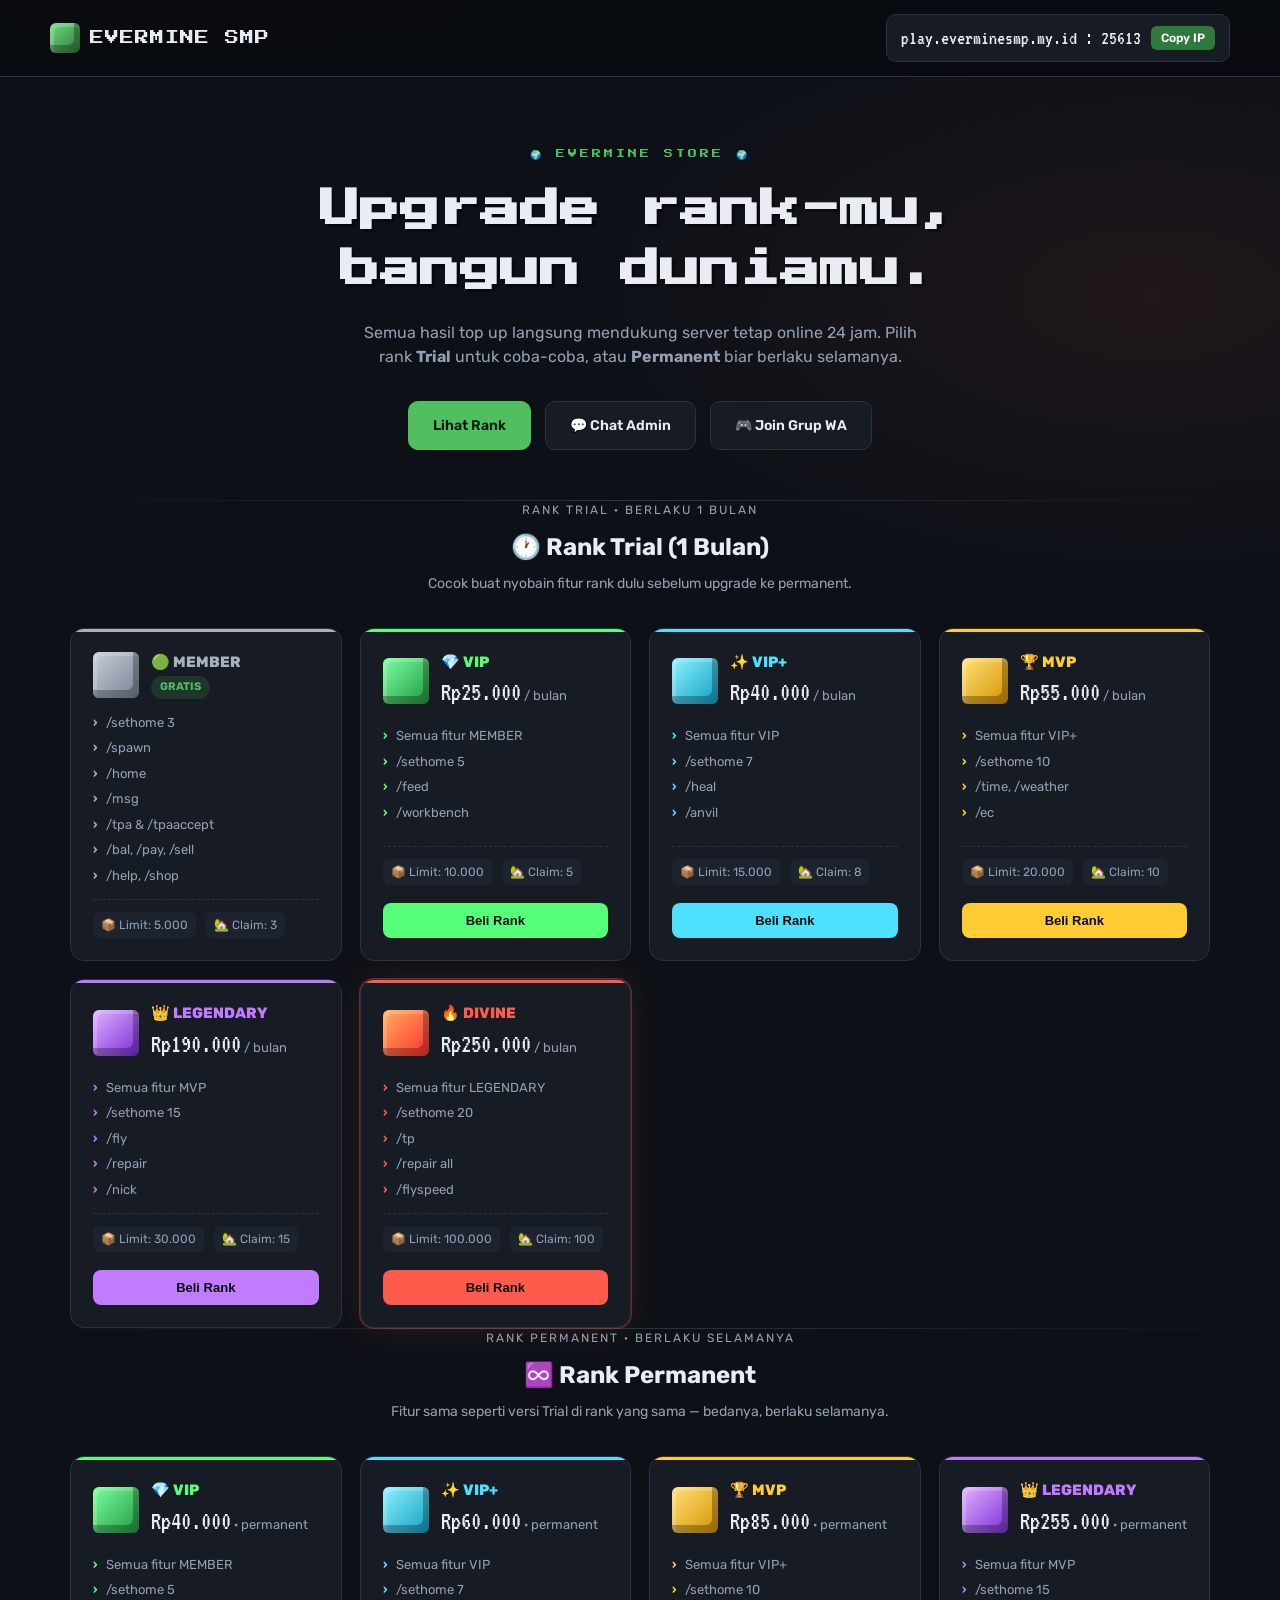
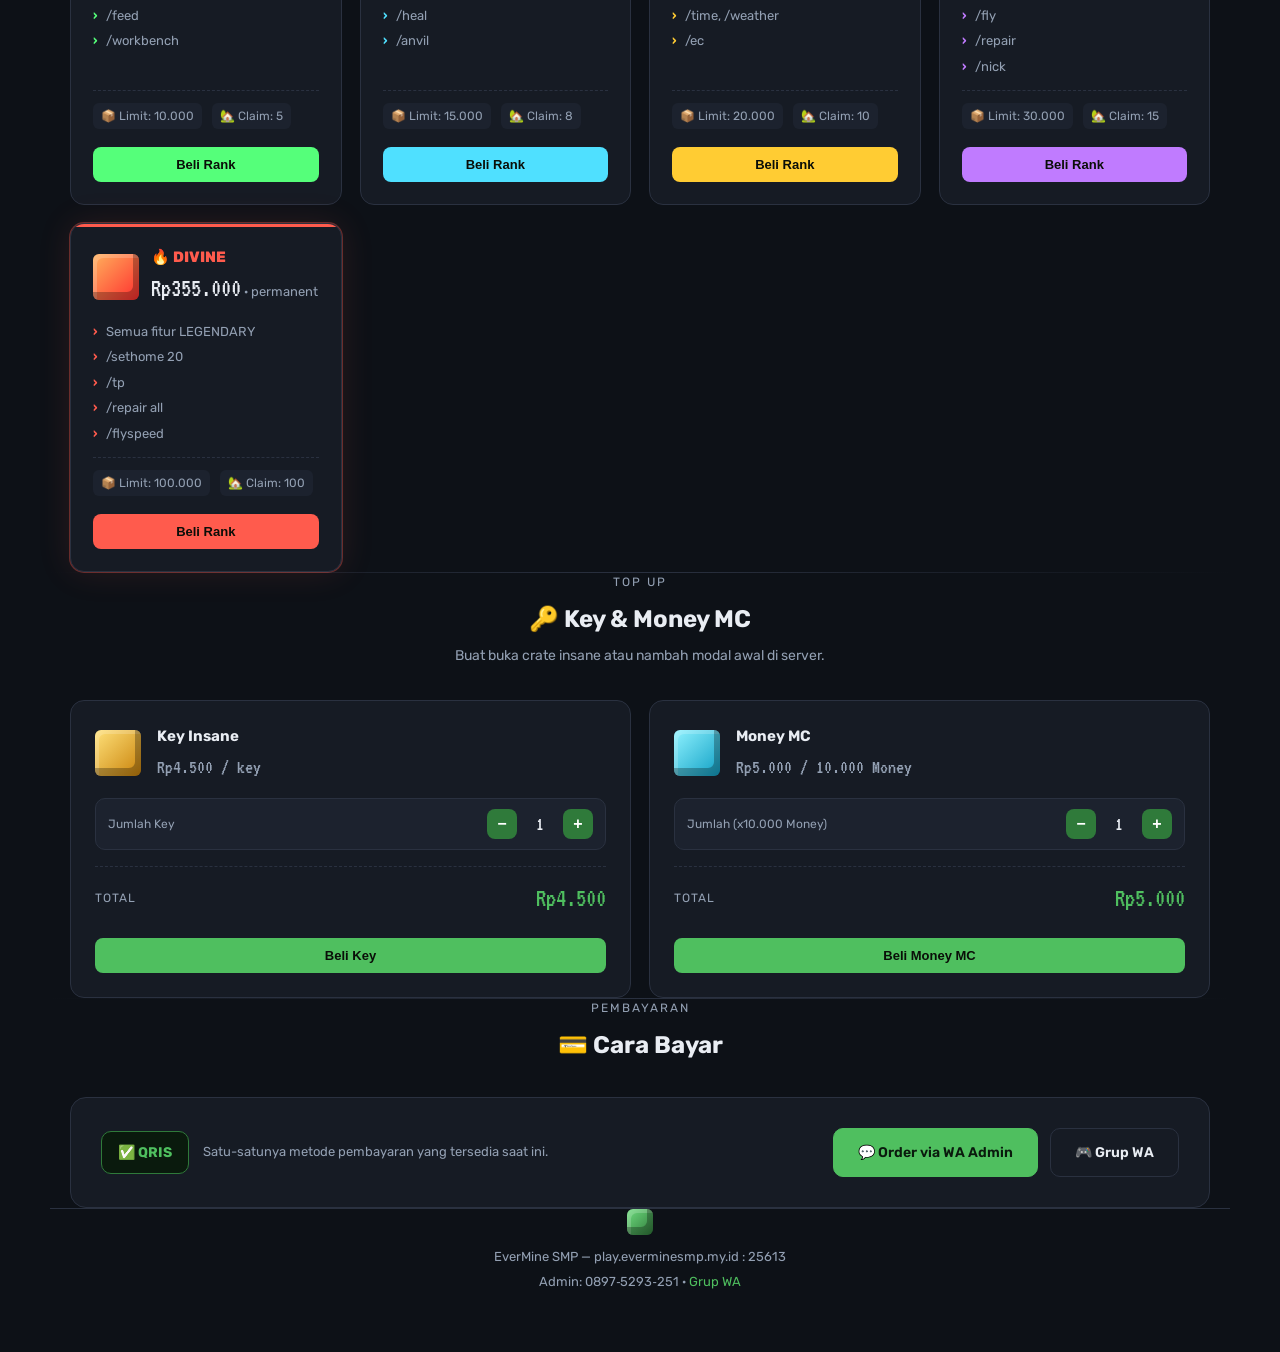
<file: index.html>
<!DOCTYPE html>
<html lang="id">
<head>
<meta charset="UTF-8">
<meta name="viewport" content="width=device-width, initial-scale=1.0">
<title>EverMine SMP — Store</title>
<link rel="preconnect" href="https://fonts.googleapis.com">
<link rel="preconnect" href="https://fonts.gstatic.com" crossorigin>
<link href="https://fonts.googleapis.com/css2?family=Press+Start+2P&family=VT323&family=Rubik:wght@400;500;600;700;800&display=swap" rel="stylesheet">
<style>
  :root{
    --bg: #0d1117;
    --panel: #161b24;
    --panel-2: #1c222e;
    --line: #2a3140;
    --text: #e9edf3;
    --text-dim: #93a0b3;
    --grass: #4fbf5f;
    --grass-dark: #2f7a3a;

    --c-member: #a8b0bd;
    --c-vip: #55ff7a;
    --c-vipplus: #4fe0ff;
    --c-mvp: #ffcc33;
    --c-legend: #c07bff;
    --c-divine: #ff5b4d;
  }

  *{ box-sizing:border-box; margin:0; padding:0; }
  html{ scroll-behavior:smooth; }

  body{
    background:
      radial-gradient(1200px 600px at 15% -10%, rgba(79,191,95,0.10), transparent 60%),
      radial-gradient(1000px 500px at 90% 10%, rgba(255,91,77,0.08), transparent 55%),
      var(--bg);
    color:var(--text);
    font-family:'Rubik', sans-serif;
    line-height:1.5;
    padding-bottom:60px;
  }

  .pixel{ font-family:'Press Start 2P', monospace; }
  .mono{ font-family:'VT323', monospace; }
  a{ color:inherit; text-decoration:none; }
  .wrap{ max-width:1180px; margin:0 auto; padding:0 20px; }

  .voxel{
    width:46px; height:46px; border-radius:6px; flex-shrink:0;
    box-shadow: inset -6px -8px 0 rgba(0,0,0,0.28), inset 4px 4px 0 rgba(255,255,255,0.18);
  }

  .topbar{
    border-bottom:1px solid var(--line);
    background:rgba(9,11,16,0.85);
    backdrop-filter:blur(6px);
    position:sticky; top:0; z-index:50;
  }
  .topbar-inner{
    display:flex; align-items:center; justify-content:space-between;
    padding:14px 0; gap:12px; flex-wrap:wrap;
  }
  .brand{ display:flex; align-items:center; gap:10px; }
  .brand .voxel{ width:30px; height:30px; background:linear-gradient(135deg,#6fdc7f,var(--grass-dark)); }
  .brand-name{ font-size:14px; letter-spacing:1px; }
  .ip-pill{
    display:flex; align-items:center; gap:10px;
    background:var(--panel); border:1px solid var(--line);
    border-radius:10px; padding:8px 14px;
    font-family:'VT323', monospace; font-size:20px;
  }
  .ip-pill button{
    background:var(--grass-dark); color:#fff; border:none; border-radius:6px;
    padding:5px 10px; font-family:'Rubik'; font-size:12px; font-weight:600;
    cursor:pointer;
  }
  .ip-pill button:hover{ background:var(--grass); }

  .hero{ padding:70px 0 50px; text-align:center; }
  .hero .eyebrow{ color:var(--grass); font-size:11px; letter-spacing:3px; margin-bottom:18px; }
  .hero h1{ font-size:clamp(22px, 5vw, 40px); line-height:1.5; text-shadow: 3px 3px 0 rgba(0,0,0,0.4); }
  .hero p{ max-width:560px; margin:22px auto 0; color:var(--text-dim); font-size:16px; }
  .hero-actions{ margin-top:32px; display:flex; gap:14px; justify-content:center; flex-wrap:wrap; }

  .btn{
    padding:13px 24px; border-radius:10px; font-weight:600; font-size:14px;
    border:1px solid var(--line); cursor:pointer; transition:transform .15s ease, background .15s ease;
    display:inline-flex; align-items:center; gap:8px;
  }
  .btn:hover{ transform:translateY(-2px); }
  .btn-primary{ background:var(--grass); color:#0a1a0d; border-color:var(--grass); }
  .btn-primary:hover{ background:#6fdc7f; }
  .btn-ghost{ background:var(--panel); color:var(--text); }
  .btn-ghost:hover{ background:var(--panel-2); }

  section{ padding:56px 0; }
  .section-head{ text-align:center; margin-bottom:34px; }
  .section-head .tag{ color:var(--text-dim); font-size:12px; letter-spacing:2px; }
  .section-head h2{ font-size:clamp(18px,3vw,24px); margin-top:10px; }
  .section-head p{ color:var(--text-dim); margin-top:8px; font-size:14px; }

  .divider{
    height:1px; background:linear-gradient(90deg, transparent, var(--line), transparent);
    max-width:1180px; margin:0 auto;
  }

  .rank-grid{ display:grid; grid-template-columns:repeat(auto-fit, minmax(230px,1fr)); gap:18px; }
  .rank-card{
    background:var(--panel); border:1px solid var(--line); border-radius:14px;
    padding:22px; position:relative; overflow:hidden;
    display:flex; flex-direction:column; gap:14px;
  }
  .rank-card::before{
    content:""; position:absolute; top:0; left:0; right:0; height:3px;
    background:var(--rc, var(--grass));
  }
  .rank-card .rc-head{ display:flex; align-items:center; gap:12px; }
  .rank-card .rc-name{ font-size:15px; font-weight:800; color:var(--rc, var(--text)); }
  .rank-card .rc-price{ font-family:'VT323', monospace; font-size:26px; color:var(--text); }
  .rank-card .rc-price small{ font-size:13px; color:var(--text-dim); font-family:'Rubik'; }
  .rank-card ul{ list-style:none; display:flex; flex-direction:column; gap:6px; }
  .rank-card ul li{ font-size:13px; color:var(--text-dim); display:flex; gap:8px; align-items:flex-start; }
  .rank-card ul li::before{ content:"›"; color:var(--rc, var(--grass)); font-weight:700; }
  .rank-card .rc-stats{
    display:flex; gap:10px; margin-top:auto; padding-top:12px; border-top:1px dashed var(--line);
    font-size:12px; color:var(--text-dim); flex-wrap:wrap;
  }
  .rank-card .rc-stats span{ background:var(--panel-2); padding:4px 8px; border-radius:6px; }

  .rc-member{ --rc:var(--c-member); } .rc-member .voxel{ background:linear-gradient(135deg,#c7cedb,#7a8393); }
  .rc-vip{ --rc:var(--c-vip); } .rc-vip .voxel{ background:linear-gradient(135deg,#7cffa0,#1f9a3e); }
  .rc-vipplus{ --rc:var(--c-vipplus); } .rc-vipplus .voxel{ background:linear-gradient(135deg,#8ff2ff,#0f9fc4); }
  .rc-mvp{ --rc:var(--c-mvp); } .rc-mvp .voxel{ background:linear-gradient(135deg,#ffe17a,#d69200); }
  .rc-legend{ --rc:var(--c-legend); } .rc-legend .voxel{ background:linear-gradient(135deg,#e2b3ff,#7a2bd6); }
  .rc-divine{ --rc:var(--c-divine); }
  .rc-divine .voxel{ background:linear-gradient(135deg,#ffb15c,#ff2e2e); }
  .rc-divine{ box-shadow:0 0 0 1px rgba(255,91,77,0.35), 0 0 34px rgba(255,91,77,0.12); }

  .badge-free{
    display:inline-block; background:rgba(79,191,95,0.15); color:var(--grass);
    font-size:11px; font-weight:700; padding:3px 9px; border-radius:20px; width:fit-content;
  }

  .topup-grid{ display:grid; grid-template-columns:repeat(auto-fit,minmax(260px,1fr)); gap:18px; }
  .topup-card{
    background:var(--panel); border:1px solid var(--line); border-radius:14px;
    padding:24px; display:flex; flex-direction:column; gap:16px;
  }
  .topup-card .th{ display:flex; align-items:center; gap:16px; }
  .topup-card .voxel{ background:linear-gradient(135deg,#ffe17a,#c9820a); }
  .topup-card.money .voxel{ background:linear-gradient(135deg,#8ff2ff,#0f9fc4); }
  .topup-card h3{ font-size:15px; margin-bottom:4px; }
  .topup-card .unit-price{ font-family:'VT323',monospace; font-size:20px; color:var(--text-dim); }

  .stepper-row{
    display:flex; align-items:center; justify-content:space-between; gap:12px;
    background:var(--panel-2); border:1px solid var(--line); border-radius:10px; padding:10px 12px;
  }
  .stepper{ display:flex; align-items:center; gap:10px; }
  .stepper button{
    width:30px; height:30px; border-radius:8px; border:none; cursor:pointer;
    background:var(--grass-dark); color:#fff; font-size:16px; font-weight:700; line-height:1;
  }
  .stepper button:hover{ background:var(--grass); }
  .stepper .qty-val{ font-family:'VT323',monospace; font-size:20px; min-width:26px; text-align:center; }
  .stepper-row .step-label{ font-size:12px; color:var(--text-dim); }

  .checkout-total{
    display:flex; align-items:center; justify-content:space-between;
    padding-top:12px; border-top:1px dashed var(--line);
  }
  .checkout-total .label{ font-size:12px; color:var(--text-dim); letter-spacing:1px; }
  .checkout-total .amount{ font-family:'VT323',monospace; font-size:26px; color:var(--grass); }

  .pay-box{
    background:var(--panel); border:1px solid var(--line); border-radius:16px;
    padding:30px; display:flex; align-items:center; justify-content:space-between; gap:20px; flex-wrap:wrap;
  }
  .pay-box .method{ display:flex; align-items:center; gap:14px; }
  .qris-chip{
    background:#0a1a0d; color:var(--grass); border:1px solid var(--grass-dark);
    padding:10px 16px; border-radius:10px; font-weight:700; font-size:14px;
  }
  .contact-row{ display:flex; gap:12px; flex-wrap:wrap; }

  .donation-wrap{ display:grid; grid-template-columns: 1fr 1.4fr; gap:20px; }
  @media (max-width:760px){ .donation-wrap{ grid-template-columns:1fr; } }

  .total-card{
    background:linear-gradient(160deg, var(--panel), var(--panel-2));
    border:1px solid var(--line); border-radius:16px; padding:30px;
    display:flex; flex-direction:column; justify-content:center; align-items:flex-start; gap:6px;
  }
  .total-card .label{ font-size:12px; letter-spacing:2px; color:var(--text-dim); }
  .total-card .amount{ font-family:'VT323', monospace; font-size:44px; color:var(--grass); }
  .total-card .sub{ font-size:13px; color:var(--text-dim); }

  .leaderboard{ background:var(--panel); border:1px solid var(--line); border-radius:16px; padding:10px 6px; }
  .lb-row{ display:flex; align-items:center; gap:14px; padding:12px 16px; border-radius:10px; }
  .lb-row:not(:last-child){ border-bottom:1px solid var(--line); }
  .lb-rank{
    width:28px; height:28px; border-radius:8px; display:flex; align-items:center; justify-content:center;
    font-family:'VT323',monospace; font-size:16px; background:var(--panel-2); color:var(--text-dim); flex-shrink:0;
  }
  .lb-row.gold .lb-rank{ background:#3a2f10; color:#ffd257; }
  .lb-row.silver .lb-rank{ background:#2b2f36; color:#d5dbe3; }
  .lb-row.bronze .lb-rank{ background:#3a2416; color:#e0a06f; }
  .lb-name{ flex:1; font-weight:600; font-size:14px; }
  .lb-amount{ font-family:'VT323',monospace; font-size:19px; color:var(--grass); }

  footer{
    margin-top:40px; padding-top:40px; border-top:1px solid var(--line);
    text-align:center; color:var(--text-dim); font-size:13px;
  }
  footer .voxel{ width:26px; height:26px; margin:0 auto 12px; background:linear-gradient(135deg,#6fdc7f,var(--grass-dark)); }

  @media (max-width:600px){
    .pay-box{ flex-direction:column; align-items:flex-start; }
  }

  /* ---------- Buy button ---------- */
  .buy-btn{
    margin-top:4px; width:100%; text-align:center; padding:10px; border-radius:8px;
    background:var(--rc, var(--grass)); color:#0a0e08; font-weight:700; font-size:13px;
    border:none; cursor:pointer;
  }
  .buy-btn:hover{ filter:brightness(1.08); }

  /* ---------- QRIS Modal ---------- */
  .modal-overlay{
    position:fixed; inset:0; background:rgba(5,7,10,0.78);
    backdrop-filter:blur(3px);
    display:none; align-items:center; justify-content:center;
    z-index:200; padding:20px;
  }
  .modal-overlay.show{ display:flex; }
  .modal-box{
    background:var(--panel); border:1px solid var(--line); border-radius:18px;
    max-width:380px; width:100%; padding:22px; position:relative;
    max-height:92vh; overflow-y:auto;
    animation: modalPop .18s ease;
  }
  @keyframes modalPop{
    from{ opacity:0; transform:scale(.96) translateY(6px); }
    to{ opacity:1; transform:scale(1) translateY(0); }
  }
  .modal-close{
    position:absolute; top:14px; right:14px; width:30px; height:30px; border-radius:8px;
    background:var(--panel-2); border:1px solid var(--line); color:var(--text);
    font-size:16px; cursor:pointer; line-height:1;
  }
  .modal-close:hover{ background:var(--line); }
  .modal-head{ text-align:center; margin-bottom:14px; }
  .modal-head .tag{ color:var(--grass); font-size:11px; letter-spacing:2px; font-weight:700; }
  .modal-head h3{ font-size:16px; margin-top:6px; }
  .modal-order{
    background:var(--panel-2); border:1px solid var(--line); border-radius:10px;
    padding:12px 14px; margin-bottom:16px; display:flex; flex-direction:column; gap:4px;
  }
  .modal-order .row{ display:flex; justify-content:space-between; font-size:13px; color:var(--text-dim); }
  .modal-order .row b{ color:var(--text); font-weight:600; text-align:right; margin-left:10px; }
  .modal-order .row.total b{ color:var(--grass); font-family:'VT323',monospace; font-size:20px; }
  .modal-qris-img{
    display:block; width:100%; border-radius:12px; border:1px solid var(--line);
    margin-bottom:14px; background:#fff;
  }
  .modal-note{
    font-size:12px; color:var(--text-dim); text-align:center; margin-bottom:16px; line-height:1.5;
  }
  .modal-note b{ color:var(--text); }
  .modal-actions{ display:flex; flex-direction:column; gap:10px; }
</style>
</head>
<body>

<div class="topbar">
  <div class="wrap topbar-inner">
    <div class="brand">
      <div class="voxel"></div>
      <span class="brand-name pixel">EVERMINE SMP</span>
    </div>
    <div class="ip-pill">
      <span>play.everminesmp.my.id : 25613</span>
      <button onclick="copyIP()">Copy IP</button>
    </div>
  </div>
</div>

<header class="hero wrap">
  <div class="eyebrow pixel" style="font-size:9px;">🌍 EVERMINE STORE 🌍</div>
  <h1 class="pixel">Upgrade rank-mu,<br>bangun duniamu.</h1>
  <p>Semua hasil top up langsung mendukung server tetap online 24 jam. Pilih rank <b>Trial</b> untuk coba-coba, atau <b>Permanent</b> biar berlaku selamanya.</p>
  <div class="hero-actions">
    <a class="btn btn-primary" href="#rank-trial">Lihat Rank</a>
    <a class="btn btn-ghost" href="https://wa.me/628975293251" target="_blank" rel="noopener">💬 Chat Admin</a>
    <a class="btn btn-ghost" href="https://chat.whatsapp.com/F5MypSimVr00PClrlpbGS3" target="_blank" rel="noopener">🎮 Join Grup WA</a>
  </div>
</header>

<div class="divider"></div>

<!-- ===================== RANK TRIAL ===================== -->
<section id="rank-trial" class="wrap">
  <div class="section-head">
    <div class="tag">RANK TRIAL · BERLAKU 1 BULAN</div>
    <h2>🕐 Rank Trial (1 Bulan)</h2>
    <p>Cocok buat nyobain fitur rank dulu sebelum upgrade ke permanent.</p>
  </div>

  <div class="rank-grid">

    <div class="rank-card rc-member">
      <div class="rc-head"><div class="voxel"></div>
        <div>
          <div class="rc-name">🟢 MEMBER</div>
          <span class="badge-free">GRATIS</span>
        </div>
      </div>
      <ul>
        <li>/sethome 3</li><li>/spawn</li><li>/home</li><li>/msg</li>
        <li>/tpa &amp; /tpaaccept</li><li>/bal, /pay, /sell</li><li>/help, /shop</li>
      </ul>
      <div class="rc-stats"><span>📦 Limit: 5.000</span><span>🏡 Claim: 3</span></div>
    </div>

    <div class="rank-card rc-vip">
      <div class="rc-head"><div class="voxel"></div>
        <div><div class="rc-name">💎 VIP</div>
        <div class="rc-price mono">Rp25.000<small> / bulan</small></div></div>
      </div>
      <ul><li>Semua fitur MEMBER</li><li>/sethome 5</li><li>/feed</li><li>/workbench</li></ul>
      <div class="rc-stats"><span>📦 Limit: 10.000</span><span>🏡 Claim: 5</span></div>
      <button class="buy-btn" onclick="openBuy('VIP (Trial 1 Bulan)', 25000)">Beli Rank</button>
    </div>

    <div class="rank-card rc-vipplus">
      <div class="rc-head"><div class="voxel"></div>
        <div><div class="rc-name">✨ VIP+</div>
        <div class="rc-price mono">Rp40.000<small> / bulan</small></div></div>
      </div>
      <ul><li>Semua fitur VIP</li><li>/sethome 7</li><li>/heal</li><li>/anvil</li></ul>
      <div class="rc-stats"><span>📦 Limit: 15.000</span><span>🏡 Claim: 8</span></div>
      <button class="buy-btn" onclick="openBuy('VIP+ (Trial 1 Bulan)', 40000)">Beli Rank</button>
    </div>

    <div class="rank-card rc-mvp">
      <div class="rc-head"><div class="voxel"></div>
        <div><div class="rc-name">🏆 MVP</div>
        <div class="rc-price mono">Rp55.000<small> / bulan</small></div></div>
      </div>
      <ul><li>Semua fitur VIP+</li><li>/sethome 10</li><li>/time, /weather</li><li>/ec</li></ul>
      <div class="rc-stats"><span>📦 Limit: 20.000</span><span>🏡 Claim: 10</span></div>
      <button class="buy-btn" onclick="openBuy('MVP (Trial 1 Bulan)', 55000)">Beli Rank</button>
    </div>

    <div class="rank-card rc-legend">
      <div class="rc-head"><div class="voxel"></div>
        <div><div class="rc-name">👑 LEGENDARY</div>
        <div class="rc-price mono">Rp190.000<small> / bulan</small></div></div>
      </div>
      <ul><li>Semua fitur MVP</li><li>/sethome 15</li><li>/fly</li><li>/repair</li><li>/nick</li></ul>
      <div class="rc-stats"><span>📦 Limit: 30.000</span><span>🏡 Claim: 15</span></div>
      <button class="buy-btn" onclick="openBuy('LEGENDARY (Trial 1 Bulan)', 190000)">Beli Rank</button>
    </div>

    <div class="rank-card rc-divine">
      <div class="rc-head"><div class="voxel"></div>
        <div><div class="rc-name">🔥 DIVINE</div>
        <div class="rc-price mono">Rp250.000<small> / bulan</small></div></div>
      </div>
      <ul><li>Semua fitur LEGENDARY</li><li>/sethome 20</li><li>/tp</li><li>/repair all</li><li>/flyspeed</li></ul>
      <div class="rc-stats"><span>📦 Limit: 100.000</span><span>🏡 Claim: 100</span></div>
      <button class="buy-btn" onclick="openBuy('DIVINE (Trial 1 Bulan)', 250000)">Beli Rank</button>
    </div>

  </div>
</section>

<div class="divider"></div>

<!-- ===================== RANK PERMANENT ===================== -->
<section id="rank-permanent" class="wrap">
  <div class="section-head">
    <div class="tag">RANK PERMANENT · BERLAKU SELAMANYA</div>
    <h2>♾️ Rank Permanent</h2>
    <p>Fitur sama seperti versi Trial di rank yang sama — bedanya, berlaku selamanya.</p>
  </div>

  <div class="rank-grid">

    <div class="rank-card rc-vip">
      <div class="rc-head"><div class="voxel"></div>
        <div><div class="rc-name">💎 VIP</div>
        <div class="rc-price mono">Rp40.000<small> · permanent</small></div></div>
      </div>
      <ul><li>Semua fitur MEMBER</li><li>/sethome 5</li><li>/feed</li><li>/workbench</li></ul>
      <div class="rc-stats"><span>📦 Limit: 10.000</span><span>🏡 Claim: 5</span></div>
      <button class="buy-btn" onclick="openBuy('VIP (Permanent)', 40000)">Beli Rank</button>
    </div>

    <div class="rank-card rc-vipplus">
      <div class="rc-head"><div class="voxel"></div>
        <div><div class="rc-name">✨ VIP+</div>
        <div class="rc-price mono">Rp60.000<small> · permanent</small></div></div>
      </div>
      <ul><li>Semua fitur VIP</li><li>/sethome 7</li><li>/heal</li><li>/anvil</li></ul>
      <div class="rc-stats"><span>📦 Limit: 15.000</span><span>🏡 Claim: 8</span></div>
      <button class="buy-btn" onclick="openBuy('VIP+ (Permanent)', 60000)">Beli Rank</button>
    </div>

    <div class="rank-card rc-mvp">
      <div class="rc-head"><div class="voxel"></div>
        <div><div class="rc-name">🏆 MVP</div>
        <div class="rc-price mono">Rp85.000<small> · permanent</small></div></div>
      </div>
      <ul><li>Semua fitur VIP+</li><li>/sethome 10</li><li>/time, /weather</li><li>/ec</li></ul>
      <div class="rc-stats"><span>📦 Limit: 20.000</span><span>🏡 Claim: 10</span></div>
      <button class="buy-btn" onclick="openBuy('MVP (Permanent)', 85000)">Beli Rank</button>
    </div>

    <div class="rank-card rc-legend">
      <div class="rc-head"><div class="voxel"></div>
        <div><div class="rc-name">👑 LEGENDARY</div>
        <div class="rc-price mono">Rp255.000<small> · permanent</small></div></div>
      </div>
      <ul><li>Semua fitur MVP</li><li>/sethome 15</li><li>/fly</li><li>/repair</li><li>/nick</li></ul>
      <div class="rc-stats"><span>📦 Limit: 30.000</span><span>🏡 Claim: 15</span></div>
      <button class="buy-btn" onclick="openBuy('LEGENDARY (Permanent)', 255000)">Beli Rank</button>
    </div>

    <div class="rank-card rc-divine">
      <div class="rc-head"><div class="voxel"></div>
        <div><div class="rc-name">🔥 DIVINE</div>
        <div class="rc-price mono">Rp355.000<small> · permanent</small></div></div>
      </div>
      <ul><li>Semua fitur LEGENDARY</li><li>/sethome 20</li><li>/tp</li><li>/repair all</li><li>/flyspeed</li></ul>
      <div class="rc-stats"><span>📦 Limit: 100.000</span><span>🏡 Claim: 100</span></div>
      <button class="buy-btn" onclick="openBuy('DIVINE (Permanent)', 355000)">Beli Rank</button>
    </div>

  </div>
</section>

<div class="divider"></div>

<!-- ===================== KEY & MONEY MC ===================== -->
<section id="topup" class="wrap">
  <div class="section-head">
    <div class="tag">TOP UP</div>
    <h2>🔑 Key &amp; Money MC</h2>
    <p>Buat buka crate insane atau nambah modal awal di server.</p>
  </div>

  <div class="topup-grid">
    <div class="topup-card">
      <div class="th">
        <div class="voxel"></div>
        <div>
          <h3>Key Insane</h3>
          <div class="unit-price mono">Rp4.500 / key</div>
        </div>
      </div>

      <div class="stepper-row">
        <span class="step-label">Jumlah Key</span>
        <div class="stepper">
          <button onclick="changeQty('key', -1)">−</button>
          <span class="qty-val" id="qty-key">1</span>
          <button onclick="changeQty('key', 1)">+</button>
        </div>
      </div>

      <div class="checkout-total">
        <span class="label">TOTAL</span>
        <span class="amount mono" id="total-key">Rp4.500</span>
      </div>

      <button class="buy-btn" onclick="checkout('key')">Beli Key</button>
    </div>

    <div class="topup-card money">
      <div class="th">
        <div class="voxel"></div>
        <div>
          <h3>Money MC</h3>
          <div class="unit-price mono">Rp5.000 / 10.000 Money</div>
        </div>
      </div>

      <div class="stepper-row">
        <span class="step-label">Jumlah (x10.000 Money)</span>
        <div class="stepper">
          <button onclick="changeQty('money', -1)">−</button>
          <span class="qty-val" id="qty-money">1</span>
          <button onclick="changeQty('money', 1)">+</button>
        </div>
      </div>

      <div class="checkout-total">
        <span class="label">TOTAL</span>
        <span class="amount mono" id="total-money">Rp5.000</span>
      </div>

      <button class="buy-btn" onclick="checkout('money')">Beli Money MC</button>
    </div>
  </div>
</section>

<div class="divider"></div>

<!-- ===================== PEMBAYARAN ===================== -->
<section id="payment" class="wrap">
  <div class="section-head">
    <div class="tag">PEMBAYARAN</div>
    <h2>💳 Cara Bayar</h2>
  </div>

  <div class="pay-box">
    <div class="method">
      <div class="qris-chip">✅ QRIS</div>
      <div style="color:var(--text-dim); font-size:13px;">Satu-satunya metode pembayaran yang tersedia saat ini.</div>
    </div>
    <div class="contact-row">
      <a class="btn btn-primary" href="https://wa.me/628975293251" target="_blank" rel="noopener">💬 Order via WA Admin</a>
      <a class="btn btn-ghost" href="https://chat.whatsapp.com/F5MypSimVr00PClrlpbGS3" target="_blank" rel="noopener">🎮 Grup WA</a>
    </div>
  </div>
</section>

<!-- ===================== QRIS MODAL ===================== -->
<div class="modal-overlay" id="qrisModal">
  <div class="modal-box">
    <button class="modal-close" onclick="closeQrisModal()">✕</button>
    <div class="modal-head">
      <div class="tag">✅ QRIS · SATU QRIS UNTUK SEMUA</div>
      <h3>Scan untuk Bayar</h3>
    </div>

    <div class="modal-order">
      <div class="row"><span>Item</span><b id="modal-item">-</b></div>
      <div class="row total"><span>TOTAL</span><b id="modal-total">Rp0</b></div>
    </div>

    <img class="modal-qris-img" src="qris.jpg" alt="QRIS TOKO NEXRLY, GAMING">

    <div class="modal-note">
      Scan pakai aplikasi e-wallet / m-banking apa saja yang mendukung QRIS. Setelah bayar, tekan tombol di bawah untuk kirim bukti &amp; konfirmasi ke admin.
    </div>

    <div class="modal-actions">
      <button class="btn btn-primary" style="width:100%; justify-content:center;" onclick="confirmToAdmin()">✅ Sudah Bayar, Konfirmasi ke Admin</button>
      <button class="btn btn-ghost" style="width:100%; justify-content:center;" onclick="closeQrisModal()">Tutup</button>
    </div>
  </div>
</div>

<footer class="wrap">
  <div class="voxel"></div>
  <div>EverMine SMP — play.everminesmp.my.id : 25613</div>
  <div style="margin-top:6px;">Admin: 0897‑5293‑251 · <a href="https://chat.whatsapp.com/F5MypSimVr00PClrlpbGS3" target="_blank" rel="noopener" style="color:var(--grass);">Grup WA</a></div>
</footer>

<script>
  function copyIP(){
    navigator.clipboard.writeText("play.everminesmp.my.id:25613").then(()=>{
      const btn = document.querySelector('.ip-pill button');
      const old = btn.textContent;
      btn.textContent = "Copied!";
      setTimeout(()=> btn.textContent = old, 1500);
    });
  }

  const ADMIN_WA = "628975293251";

  function formatRupiah(n){
    return "Rp" + n.toLocaleString("id-ID");
  }

  /* ---------- QRIS Modal ---------- */
  let currentOrder = { item: "", price: 0 };

  // Menampilkan pop-up QRIS berisi detail pesanan
  function openBuy(itemName, price){
    currentOrder = { item: itemName, price: price };
    document.getElementById("modal-item").textContent = itemName;
    document.getElementById("modal-total").textContent = formatRupiah(price);
    document.getElementById("qrisModal").classList.add("show");
    document.body.style.overflow = "hidden";
  }

  function closeQrisModal(){
    document.getElementById("qrisModal").classList.remove("show");
    document.body.style.overflow = "";
  }

  // Setelah user scan & bayar, baru diarahkan ke WA admin untuk konfirmasi
  function confirmToAdmin(){
    const pesan =
      "Halo admin EverMine SMP, saya sudah bayar QRIS untuk order:\n" +
      "🛒 Item: " + currentOrder.item + "\n" +
      "💰 Harga: " + formatRupiah(currentOrder.price) + "\n" +
      "🎮 Nama Minecraft: (isi di sini)\n" +
      "📸 Bukti bayar: (lampirkan screenshot di chat ini)\n" +
      "Mohon segera diproses ya, terima kasih!";
    const url = "https://wa.me/" + ADMIN_WA + "?text=" + encodeURIComponent(pesan);
    window.open(url, "_blank");
    closeQrisModal();
  }

  // Tutup modal saat klik area gelap di luar box
  document.getElementById("qrisModal").addEventListener("click", function(e){
    if(e.target === this) closeQrisModal();
  });

  /* ---------- Checkout Key Insane & Money MC ---------- */
  const unitPrice = { key: 4500, money: 5000 };
  const qty = { key: 1, money: 1 };
  const moneyPerUnit = 10000; // 1 qty Money MC = 10.000 Money in-game

  function changeQty(type, delta){
    qty[type] = Math.max(1, Math.min(99, qty[type] + delta));
    document.getElementById("qty-" + type).textContent = qty[type];
    document.getElementById("total-" + type).textContent = formatRupiah(qty[type] * unitPrice[type]);
  }

  function checkout(type){
    const total = qty[type] * unitPrice[type];
    const itemName = type === "key"
      ? qty.key + "x Key Insane"
      : (qty.money * moneyPerUnit).toLocaleString("id-ID") + " Money MC";
    openBuy(itemName, total);
  }
</script>

</body>
</html>
</file>
